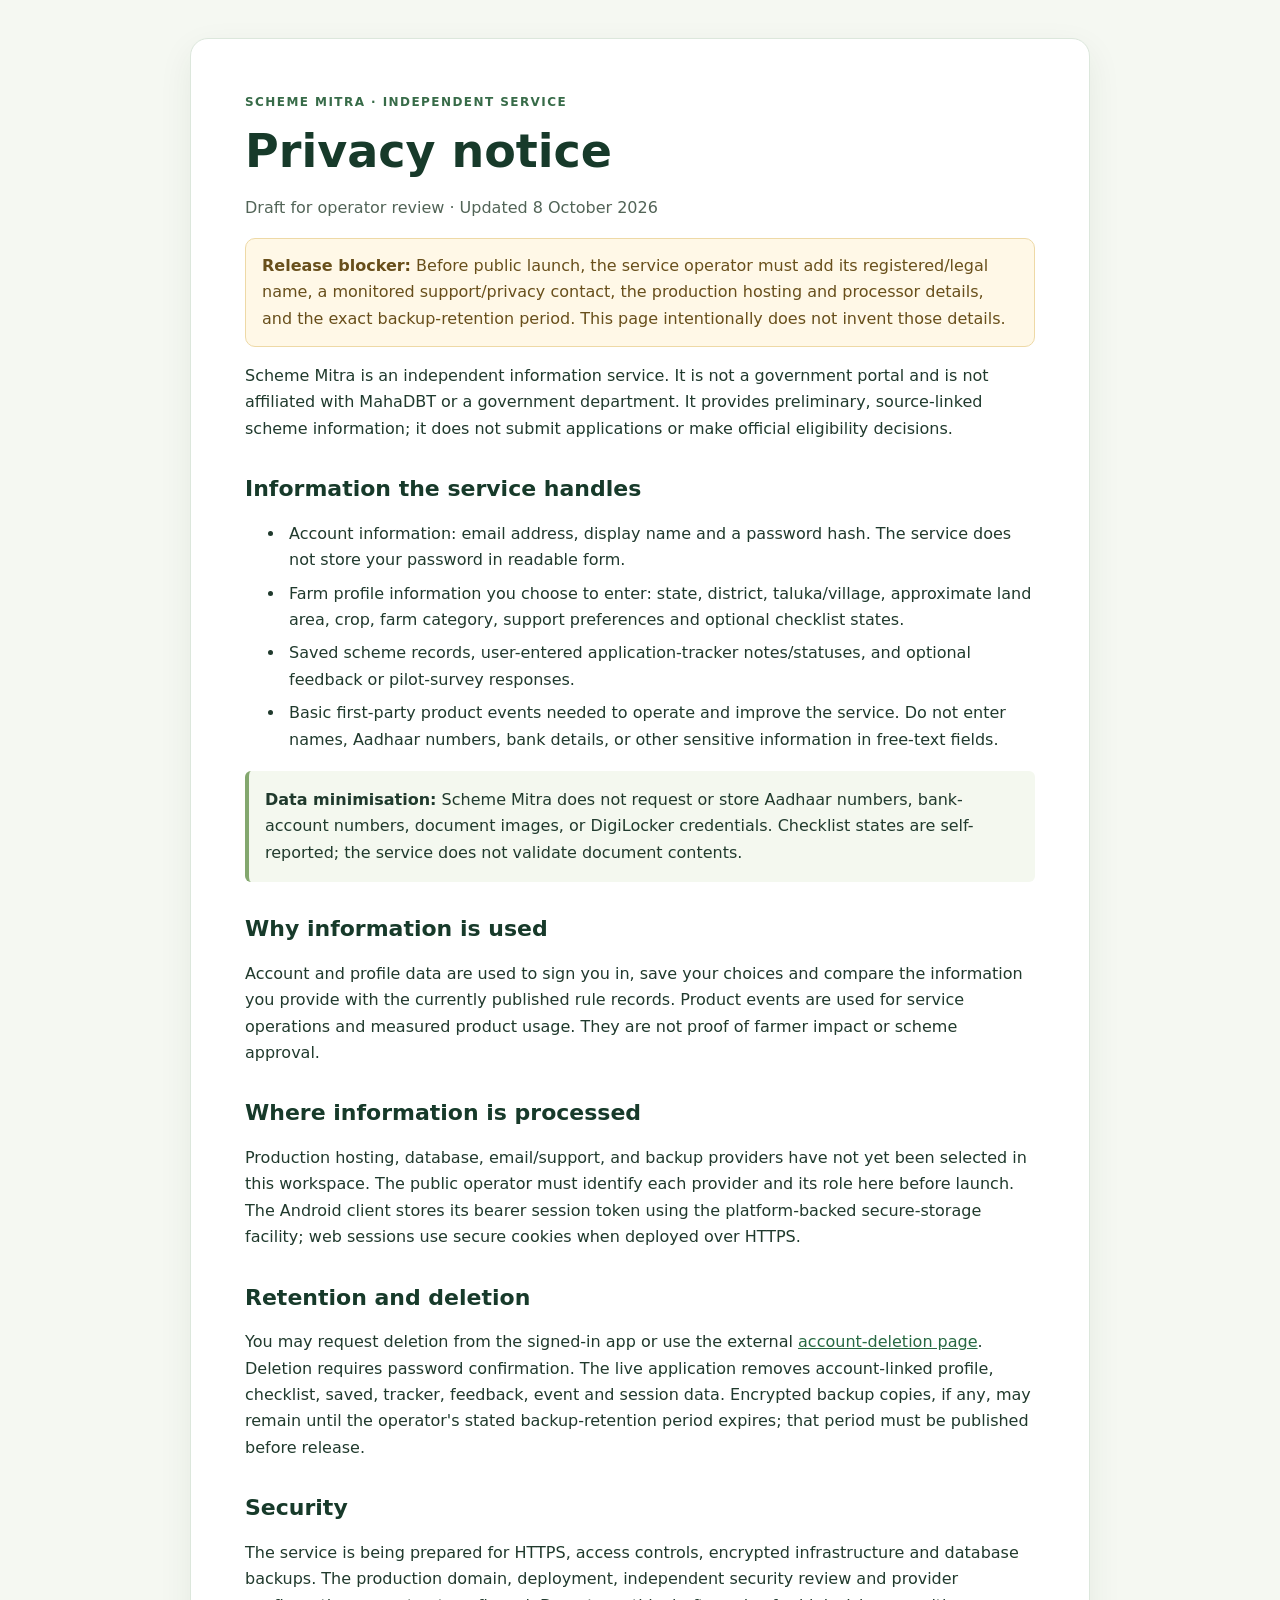
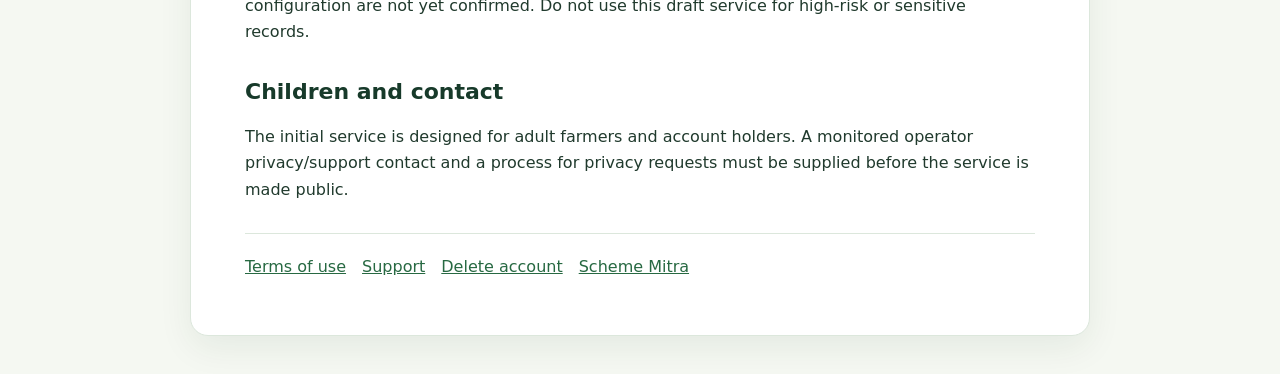
<file: frontend/privacy.html>
<!doctype html>
<html lang="en"><head><meta charset="utf-8"><meta name="viewport" content="width=device-width,initial-scale=1"><meta name="robots" content="noindex"><title>Privacy — Scheme Mitra</title><style>
:root{color-scheme:light;--ink:#173a2a;--muted:#526457;--line:#dce7dc;--wash:#f5f8f2;--green:#376b48}*{box-sizing:border-box}body{margin:0;background:var(--wash);font:16px/1.65 system-ui,-apple-system,Segoe UI,Roboto,sans-serif;color:#203a2d}.wrap{width:min(900px,calc(100% - 32px));margin:38px auto;background:#fff;border:1px solid var(--line);border-radius:18px;padding:clamp(22px,5vw,54px);box-shadow:0 12px 35px #15392312}h1,h2{color:var(--ink);line-height:1.2}h1{font-size:clamp(30px,6vw,46px);margin:.25em 0}h2{font-size:22px;margin-top:34px}.eyebrow{color:var(--green);font-weight:800;font-size:12px;letter-spacing:.12em}.draft{padding:14px 16px;border:1px solid #eed9a6;background:#fff8e7;border-radius:10px;color:#684f1b}.muted{color:var(--muted)}a{color:#276942}.nav{display:flex;flex-wrap:wrap;gap:16px;margin-top:30px;padding-top:20px;border-top:1px solid var(--line)}li{padding-left:4px;margin:7px 0}.callout{padding:16px;border-left:4px solid #83a76e;background:#f4f8ef;border-radius:6px;margin:18px 0}</style></head>
<body><main class="wrap"><div class="eyebrow">SCHEME MITRA · INDEPENDENT SERVICE</div><h1>Privacy notice</h1><p class="muted">Draft for operator review · Updated 8 October 2026</p>
<div class="draft"><strong>Release blocker:</strong> Before public launch, the service operator must add its registered/legal name, a monitored support/privacy contact, the production hosting and processor details, and the exact backup-retention period. This page intentionally does not invent those details.</div>
<p>Scheme Mitra is an independent information service. It is not a government portal and is not affiliated with MahaDBT or a government department. It provides preliminary, source-linked scheme information; it does not submit applications or make official eligibility decisions.</p>
<h2>Information the service handles</h2><ul><li>Account information: email address, display name and a password hash. The service does not store your password in readable form.</li><li>Farm profile information you choose to enter: state, district, taluka/village, approximate land area, crop, farm category, support preferences and optional checklist states.</li><li>Saved scheme records, user-entered application-tracker notes/statuses, and optional feedback or pilot-survey responses.</li><li>Basic first-party product events needed to operate and improve the service. Do not enter names, Aadhaar numbers, bank details, or other sensitive information in free-text fields.</li></ul>
<div class="callout"><strong>Data minimisation:</strong> Scheme Mitra does not request or store Aadhaar numbers, bank-account numbers, document images, or DigiLocker credentials. Checklist states are self-reported; the service does not validate document contents.</div>
<h2>Why information is used</h2><p>Account and profile data are used to sign you in, save your choices and compare the information you provide with the currently published rule records. Product events are used for service operations and measured product usage. They are not proof of farmer impact or scheme approval.</p>
<h2>Where information is processed</h2><p>Production hosting, database, email/support, and backup providers have not yet been selected in this workspace. The public operator must identify each provider and its role here before launch. The Android client stores its bearer session token using the platform-backed secure-storage facility; web sessions use secure cookies when deployed over HTTPS.</p>
<h2>Retention and deletion</h2><p>You may request deletion from the signed-in app or use the external <a href="/delete-account">account-deletion page</a>. Deletion requires password confirmation. The live application removes account-linked profile, checklist, saved, tracker, feedback, event and session data. Encrypted backup copies, if any, may remain until the operator's stated backup-retention period expires; that period must be published before release.</p>
<h2>Security</h2><p>The service is being prepared for HTTPS, access controls, encrypted infrastructure and database backups. The production domain, deployment, independent security review and provider configuration are not yet confirmed. Do not use this draft service for high-risk or sensitive records.</p>
<h2>Children and contact</h2><p>The initial service is designed for adult farmers and account holders. A monitored operator privacy/support contact and a process for privacy requests must be supplied before the service is made public.</p>
<nav class="nav"><a href="/terms">Terms of use</a><a href="/support">Support</a><a href="/delete-account">Delete account</a><a href="/">Scheme Mitra</a></nav></main></body></html>
</file>
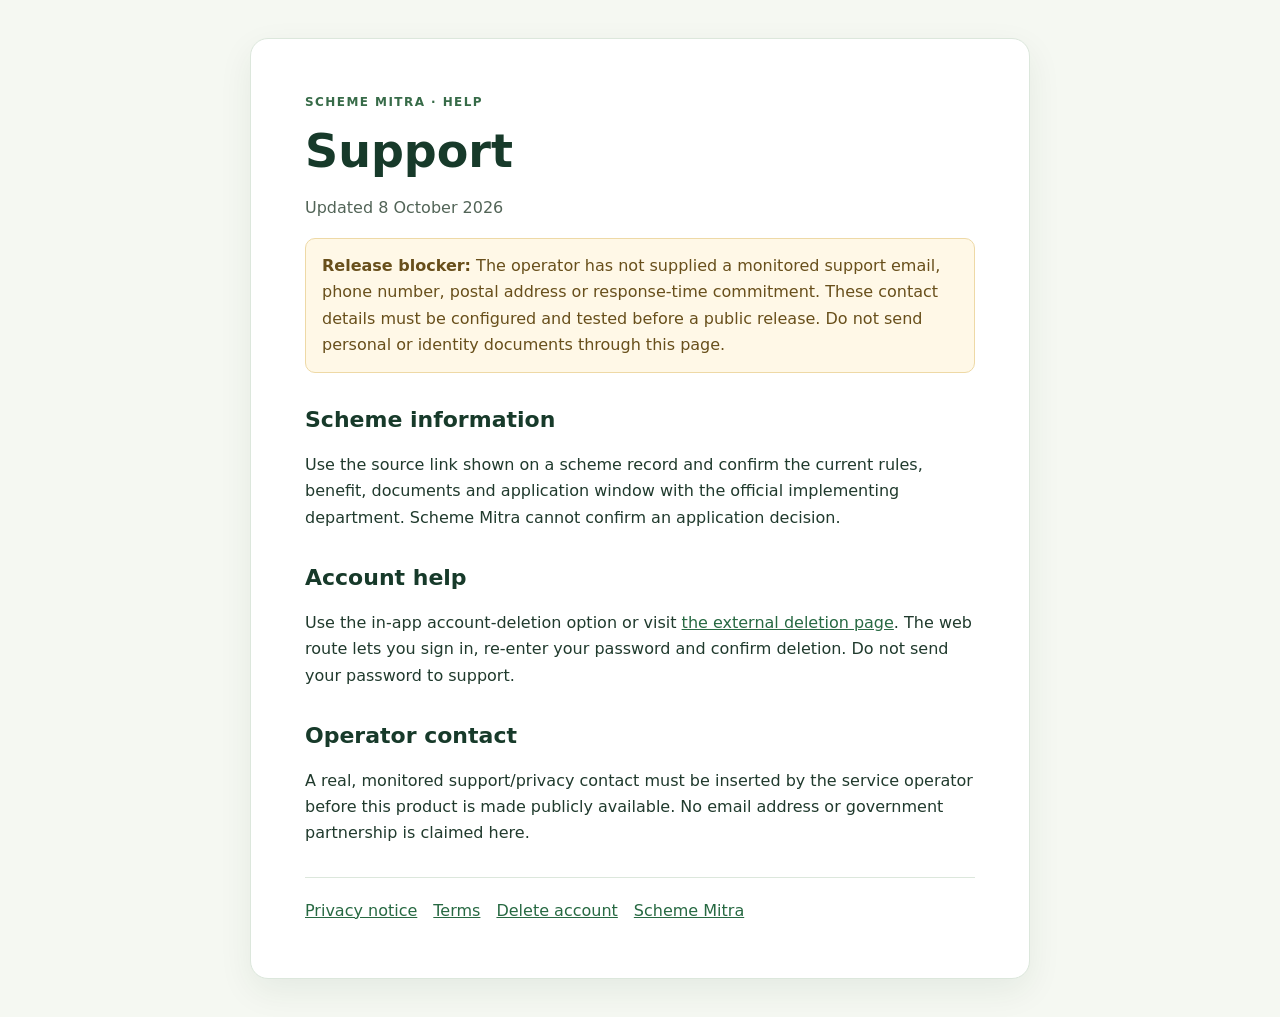
<file: frontend/support.html>
<!doctype html>
<html lang="en"><head><meta charset="utf-8"><meta name="viewport" content="width=device-width,initial-scale=1"><meta name="robots" content="noindex"><title>Support — Scheme Mitra</title><style>
:root{--ink:#173a2a;--muted:#526457;--line:#dce7dc;--wash:#f5f8f2;--green:#376b48}*{box-sizing:border-box}body{margin:0;background:var(--wash);font:16px/1.65 system-ui,-apple-system,Segoe UI,Roboto,sans-serif;color:#203a2d}.wrap{width:min(780px,calc(100% - 32px));margin:38px auto;background:#fff;border:1px solid var(--line);border-radius:18px;padding:clamp(22px,5vw,54px);box-shadow:0 12px 35px #15392312}h1,h2{color:var(--ink);line-height:1.2}h1{font-size:clamp(30px,6vw,46px);margin:.25em 0}h2{font-size:22px;margin-top:34px}.eyebrow{color:var(--green);font-weight:800;font-size:12px;letter-spacing:.12em}.draft{padding:14px 16px;border:1px solid #eed9a6;background:#fff8e7;border-radius:10px;color:#684f1b}.muted{color:var(--muted)}a{color:#276942}.nav{display:flex;flex-wrap:wrap;gap:16px;margin-top:30px;padding-top:20px;border-top:1px solid var(--line)}</style></head>
<body><main class="wrap"><div class="eyebrow">SCHEME MITRA · HELP</div><h1>Support</h1><p class="muted">Updated 8 October 2026</p>
<div class="draft"><strong>Release blocker:</strong> The operator has not supplied a monitored support email, phone number, postal address or response-time commitment. These contact details must be configured and tested before a public release. Do not send personal or identity documents through this page.</div>
<h2>Scheme information</h2><p>Use the source link shown on a scheme record and confirm the current rules, benefit, documents and application window with the official implementing department. Scheme Mitra cannot confirm an application decision.</p>
<h2>Account help</h2><p>Use the in-app account-deletion option or visit <a href="/delete-account">the external deletion page</a>. The web route lets you sign in, re-enter your password and confirm deletion. Do not send your password to support.</p>
<h2>Operator contact</h2><p>A real, monitored support/privacy contact must be inserted by the service operator before this product is made publicly available. No email address or government partnership is claimed here.</p>
<nav class="nav"><a href="/privacy">Privacy notice</a><a href="/terms">Terms</a><a href="/delete-account">Delete account</a><a href="/">Scheme Mitra</a></nav></main></body></html>
</file>
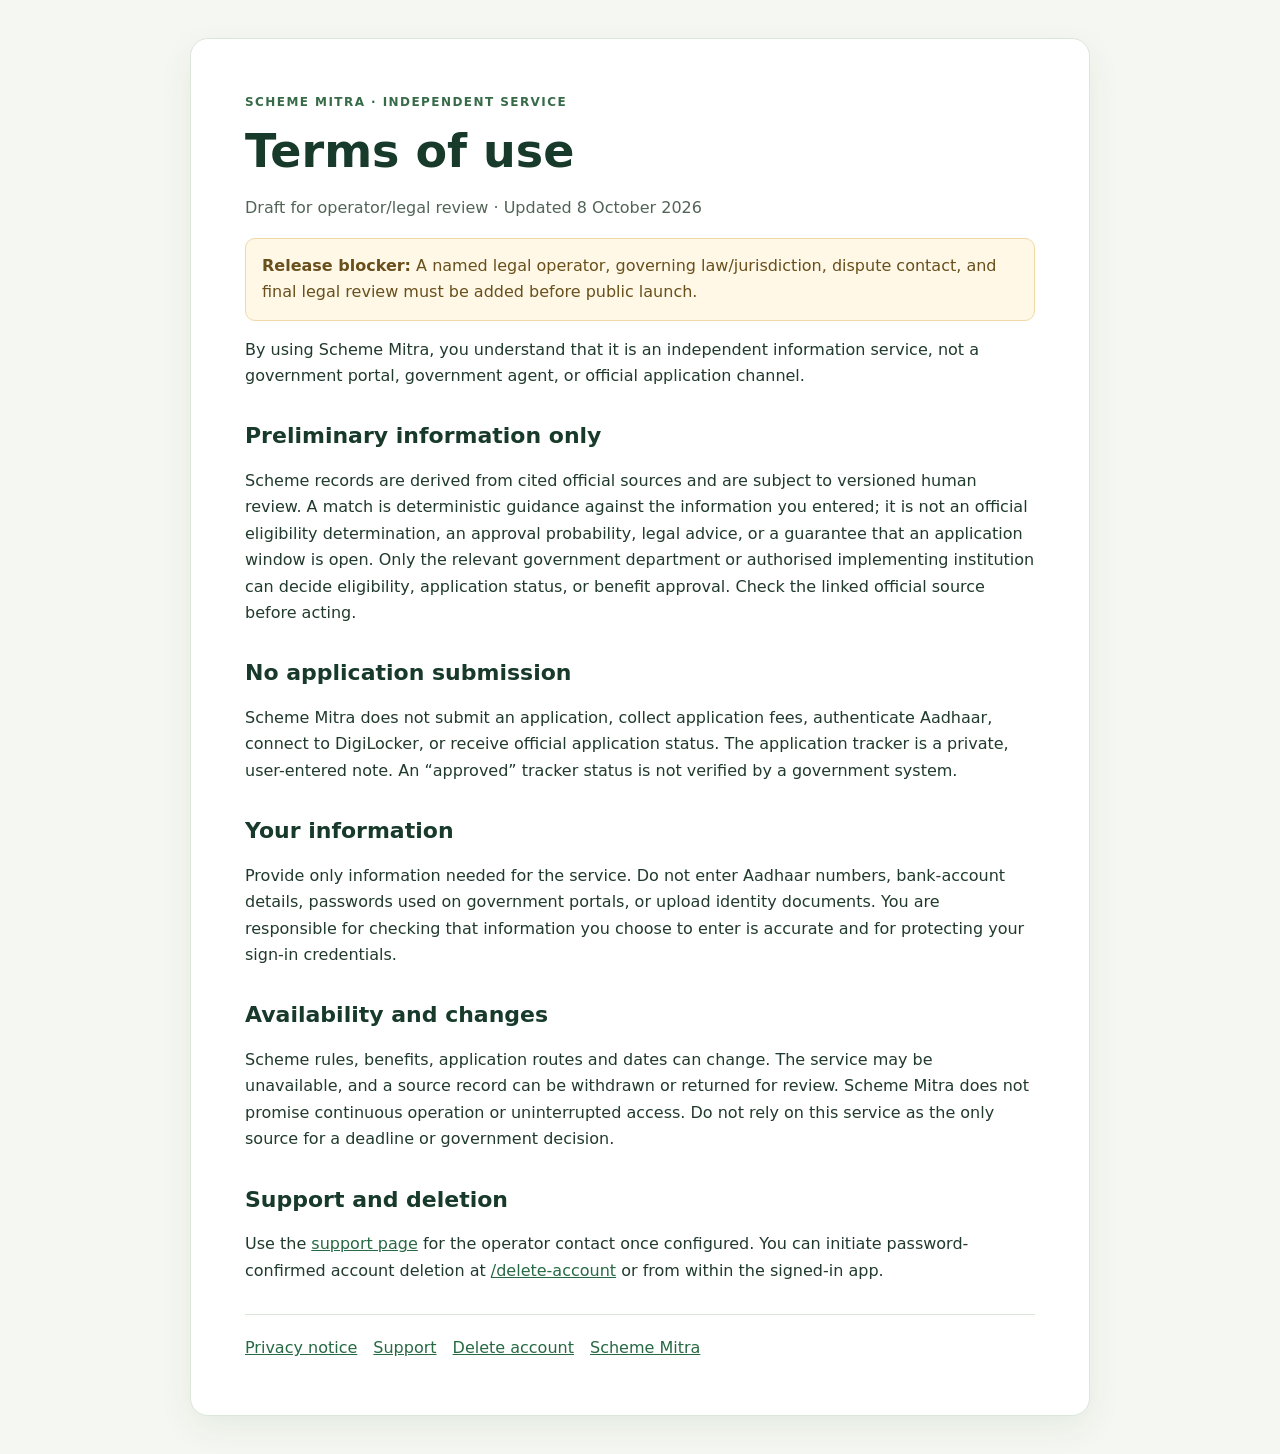
<file: frontend/terms.html>
<!doctype html>
<html lang="en"><head><meta charset="utf-8"><meta name="viewport" content="width=device-width,initial-scale=1"><meta name="robots" content="noindex"><title>Terms — Scheme Mitra</title><style>
:root{--ink:#173a2a;--muted:#526457;--line:#dce7dc;--wash:#f5f8f2;--green:#376b48}*{box-sizing:border-box}body{margin:0;background:var(--wash);font:16px/1.65 system-ui,-apple-system,Segoe UI,Roboto,sans-serif;color:#203a2d}.wrap{width:min(900px,calc(100% - 32px));margin:38px auto;background:#fff;border:1px solid var(--line);border-radius:18px;padding:clamp(22px,5vw,54px);box-shadow:0 12px 35px #15392312}h1,h2{color:var(--ink);line-height:1.2}h1{font-size:clamp(30px,6vw,46px);margin:.25em 0}h2{font-size:22px;margin-top:34px}.eyebrow{color:var(--green);font-weight:800;font-size:12px;letter-spacing:.12em}.draft{padding:14px 16px;border:1px solid #eed9a6;background:#fff8e7;border-radius:10px;color:#684f1b}.muted{color:var(--muted)}a{color:#276942}.nav{display:flex;flex-wrap:wrap;gap:16px;margin-top:30px;padding-top:20px;border-top:1px solid var(--line)}li{padding-left:4px;margin:7px 0}</style></head>
<body><main class="wrap"><div class="eyebrow">SCHEME MITRA · INDEPENDENT SERVICE</div><h1>Terms of use</h1><p class="muted">Draft for operator/legal review · Updated 8 October 2026</p>
<div class="draft"><strong>Release blocker:</strong> A named legal operator, governing law/jurisdiction, dispute contact, and final legal review must be added before public launch.</div>
<p>By using Scheme Mitra, you understand that it is an independent information service, not a government portal, government agent, or official application channel.</p>
<h2>Preliminary information only</h2><p>Scheme records are derived from cited official sources and are subject to versioned human review. A match is deterministic guidance against the information you entered; it is not an official eligibility determination, an approval probability, legal advice, or a guarantee that an application window is open. Only the relevant government department or authorised implementing institution can decide eligibility, application status, or benefit approval. Check the linked official source before acting.</p>
<h2>No application submission</h2><p>Scheme Mitra does not submit an application, collect application fees, authenticate Aadhaar, connect to DigiLocker, or receive official application status. The application tracker is a private, user-entered note. An “approved” tracker status is not verified by a government system.</p>
<h2>Your information</h2><p>Provide only information needed for the service. Do not enter Aadhaar numbers, bank-account details, passwords used on government portals, or upload identity documents. You are responsible for checking that information you choose to enter is accurate and for protecting your sign-in credentials.</p>
<h2>Availability and changes</h2><p>Scheme rules, benefits, application routes and dates can change. The service may be unavailable, and a source record can be withdrawn or returned for review. Scheme Mitra does not promise continuous operation or uninterrupted access. Do not rely on this service as the only source for a deadline or government decision.</p>
<h2>Support and deletion</h2><p>Use the <a href="/support">support page</a> for the operator contact once configured. You can initiate password-confirmed account deletion at <a href="/delete-account">/delete-account</a> or from within the signed-in app.</p>
<nav class="nav"><a href="/privacy">Privacy notice</a><a href="/support">Support</a><a href="/delete-account">Delete account</a><a href="/">Scheme Mitra</a></nav></main></body></html>
</file>
